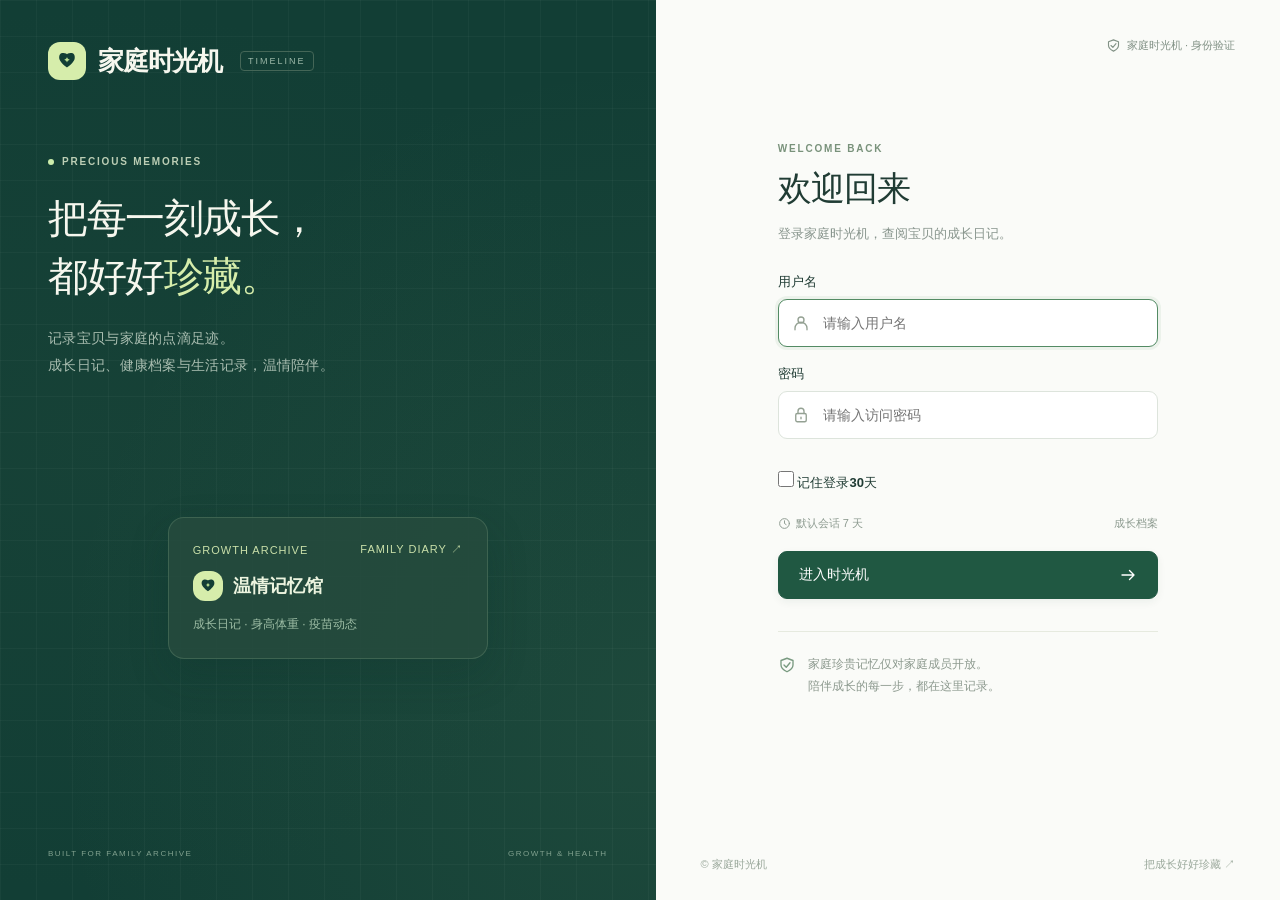
<file: backend/static/login.html>
<!DOCTYPE html>
<html lang="zh-CN">
<head>
    <meta charset="UTF-8">
    <meta name="viewport" content="width=device-width, initial-scale=1.0, viewport-fit=cover">
    <meta name="apple-mobile-web-app-capable" content="yes">
    <meta name="apple-mobile-web-app-status-bar-style" content="default">
    <meta name="apple-mobile-web-app-title" content="家庭时光机">
    <meta name="theme-color" content="#123e35">
    <meta name="color-scheme" content="light">
    <title>登录 · 家庭时光机</title>
    <style>
        :root {
            --pine: #123e35;
            --lime: #d6edab;
            --ink: #203c34;
            --muted: #82918b;
            --line: #e7ece7;
            --paper: #fafbf8;
            --white: #ffffff;
            --red: #bd5a55;
            font-family: Inter, -apple-system, BlinkMacSystemFont, "Segoe UI", "PingFang SC", "Microsoft YaHei", sans-serif;
            color: var(--ink);
            -webkit-font-smoothing: antialiased;
        }
        * { box-sizing: border-box; margin: 0; padding: 0; }
        body { margin: 0; background: var(--paper); min-height: 100vh; }
        .login-page {
            min-height: 100vh;
            min-height: 100svh;
            display: grid;
            grid-template-columns: minmax(0, 1.05fr) minmax(440px, 1fr);
            background: #fafbf8;
        }
        .login-story {
            min-height: 100vh;
            min-height: 100svh;
            background: #123e35;
            color: #f6f7ee;
            position: relative;
            overflow: hidden;
            padding: 42px 48px;
            display: flex;
            flex-direction: column;
            background-image: radial-gradient(ellipse at 15% 50%, #375b4320, transparent 70%), radial-gradient(ellipse at 100% 80%, #8eb47b18, transparent 65%);
        }
        .login-story::after {
            position: absolute;
            content: "";
            inset: 0;
            background-image: linear-gradient(90deg, #ffffff08 1px, transparent 1px), linear-gradient(#ffffff08 1px, transparent 1px);
            background-size: 36px 36px;
            pointer-events: none;
        }
        .brand {
            display: flex;
            align-items: center;
            gap: 12px;
            font-size: 26px;
            letter-spacing: -1.2px;
            font-weight: 750;
            color: #f6f7ee;
            text-decoration: none;
            position: relative;
            z-index: 1;
        }
        .brand-mark {
            display: inline-flex;
            align-items: center;
            justify-content: center;
            width: 38px;
            height: 38px;
            border-radius: 12px;
            background: var(--lime);
            color: #17432f;
            flex-shrink: 0;
        }
        .brand-mark svg {
            width: 22px;
            height: 22px;
            display: block;
        }
        .brand-tag {
            font-size: 9px;
            letter-spacing: 2px;
            font-weight: 450;
            margin-left: 6px;
            color: #9db9a9;
            border: 1px solid #446657;
            border-radius: 4px;
            padding: 4px 7px;
        }
        .story-copy {
            margin-top: 76px;
            position: relative;
            z-index: 1;
        }
        .eyebrow {
            font-size: 10px;
            letter-spacing: 1.8px;
            font-weight: 650;
            color: #bcceb5;
            display: flex;
            align-items: center;
            gap: 8px;
        }
        .live-dot {
            display: inline-block;
            width: 6px;
            height: 6px;
            border-radius: 50%;
            background: #ccedac;
        }
        .story-copy h1 {
            font-size: clamp(34px, 3.1vw, 50px);
            font-weight: 550;
            line-height: 1.45;
            letter-spacing: -1.5px;
            margin: 23px 0 20px;
        }
        .story-copy h1 span {
            color: #d6edab;
        }
        .story-copy p {
            color: #a9bdb0;
            line-height: 1.9;
            font-size: 14px;
            letter-spacing: .3px;
        }
        .network-art {
            position: relative;
            margin: 30px 0;
            flex: 1;
            max-height: 360px;
            min-height: 220px;
            display: flex;
            align-items: center;
            justify-content: center;
        }
        .art-box {
            position: relative;
            z-index: 2;
            width: 100%;
            max-width: 320px;
            border: 1px solid #6c90765c;
            border-radius: 16px;
            background: #254b3ee6;
            box-shadow: 0 16px 40px #082b2633;
            padding: 24px;
            display: flex;
            flex-direction: column;
            gap: 14px;
        }
        .art-box-head {
            display: flex;
            align-items: center;
            justify-content: space-between;
            font-size: 11px;
            color: #c9dfa9;
            letter-spacing: 1px;
        }
        .art-box-title {
            font-size: 18px;
            font-weight: 600;
            color: #ecf4df;
            display: flex;
            align-items: center;
            gap: 10px;
        }
        .art-box-sub {
            font-size: 12px;
            color: #9cbca4;
            line-height: 1.6;
        }
        .story-bottom {
            display: flex;
            justify-content: space-between;
            font-size: 8px;
            letter-spacing: 1.5px;
            color: #81a18f;
            margin-top: auto;
            z-index: 1;
        }
        .login-panel {
            padding: 38px 45px 28px;
            display: flex;
            flex-direction: column;
            min-height: 100vh;
            min-height: 100svh;
            position: relative;
            background: #fafbf8;
        }
        .login-corner {
            display: flex;
            align-items: center;
            gap: 6px;
            align-self: flex-end;
            font-size: 11px;
            color: #829286;
        }
        .login-form-wrap {
            width: 100%;
            max-width: 380px;
            margin: auto;
            padding: 40px 0;
        }
        .login-form-wrap .eyebrow {
            color: #79927b;
            margin-bottom: 12px;
        }
        .login-form-wrap h2 {
            font-size: 34px;
            font-weight: 570;
            letter-spacing: -1px;
            margin: 0 0 10px;
        }
        .login-sub {
            font-size: 13px;
            color: #88958d;
            line-height: 1.8;
            margin-bottom: 28px;
        }
        .login-form-wrap label {
            display: block;
            font-size: 13px;
            font-weight: 550;
            margin: 18px 0 8px;
            color: #203c34;
        }
        .input-icon {
            position: relative;
            display: flex;
            align-items: center;
        }
        .input-icon svg {
            position: absolute;
            left: 14px;
            width: 18px;
            height: 18px;
            color: #94a193;
            pointer-events: none;
        }
        .input-icon input {
            width: 100%;
            height: 48px;
            padding: 0 16px 0 44px;
            background: #ffffff;
            border: 1px solid #dde4dc;
            border-radius: 9px;
            font-size: 14px;
            color: var(--ink);
            outline: none;
            transition: border-color .18s, box-shadow .18s;
        }
        .input-icon input:focus {
            border-color: #538b64;
            box-shadow: 0 0 0 3px #659c6d18;
        }
        .remember-row {
            display: flex;
            align-items: center;
            margin-top: 14px;
        }
        .remember-label {
            display: inline-flex;
            align-items: center;
            gap: 8px;
            font-size: 13px;
            color: #446156;
            cursor: pointer;
            user-select: none;
            margin: 0;
        }
        .remember-label input[type="checkbox"] {
            width: 16px;
            height: 16px;
            accent-color: #205842;
            cursor: pointer;
            margin: 0;
        }
        .login-meta {
            display: flex;
            align-items: center;
            justify-content: space-between;
            margin: 16px 0 20px;
            font-size: 11px;
            color: #8d9b90;
        }
        .login-meta span {
            display: flex;
            align-items: center;
            gap: 5px;
        }
        .login-meta svg {
            width: 13px;
            height: 13px;
        }
        #error {
            min-height: 20px;
            font-size: 13px;
            color: #bd5a55;
            background: #fff4f2;
            border: 1px solid #f2d4ce;
            border-radius: 8px;
            padding: 10px 14px;
            margin-bottom: 16px;
        }
        #error:empty {
            display: none;
        }
        .login-submit {
            width: 100%;
            height: 48px;
            display: flex;
            align-items: center;
            justify-content: space-between;
            padding: 0 20px;
            background: #205842;
            border: 1px solid #205842;
            border-radius: 9px;
            color: #ffffff;
            font-size: 14px;
            font-weight: 550;
            cursor: pointer;
            box-shadow: 0 3px 8px #173c3410;
            transition: background .18s, transform .18s;
        }
        .login-submit:hover {
            background: #164631;
        }
        .login-submit:disabled {
            opacity: .6;
            cursor: wait;
        }
        .login-note {
            display: flex;
            gap: 12px;
            border-top: 1px solid #e6eadf;
            margin-top: 32px;
            padding-top: 22px;
            color: #8c998e;
            font-size: 12px;
            line-height: 1.8;
        }
        .login-note svg {
            width: 18px;
            height: 18px;
            flex-shrink: 0;
            margin-top: 2px;
            color: #799a80;
        }
        .login-footer {
            display: flex;
            justify-content: space-between;
            font-size: 11px;
            color: #9aa89b;
            margin-top: auto;
            padding-top: 20px;
        }
        @media (max-width: 720px) {
            .login-page { display: block; }
            .login-story { display: none; }
            .login-panel {
                min-height: 100vh;
                min-height: 100svh;
                padding: 28px 24px 20px;
                background: radial-gradient(ellipse at 20% 0%, #e6edd8b0, transparent 60%), #fafbf8;
            }
            .login-corner { align-self: flex-start; margin-bottom: 20px; }
            .login-form-wrap { max-width: 360px; padding: 20px 0; }
            .login-form-wrap::before {
                content: "家庭时光机.";
                display: block;
                color: #24543d;
                font-size: 28px;
                font-weight: 750;
                letter-spacing: -1.2px;
                margin-bottom: 28px;
            }
            .login-form-wrap h2 { font-size: 30px; }
        }
        @media (display-mode: standalone) {
            .login-panel { padding-top: calc(28px + env(safe-area-inset-top)); padding-bottom: calc(20px + env(safe-area-inset-bottom)); }
        }
    </style>
</head>
<body>
    <div class="login-page">
        <aside class="login-story">
            <a class="brand" href="/">
                <span class="brand-mark" aria-hidden="true">
                    <svg viewBox="0 0 32 32" fill="none">
                        <path d="M16 6 C16 6 13 3.5 9 4.5 C5 5.5 4 9.5 5 13.5 C7 19.5 16 25.5 16 25.5 C16 25.5 25 19.5 27 13.5 C28 9.5 27 5.5 23 4.5 C19 3.5 16 6 16 6 Z" fill="#123e35"/>
                        <path d="M16 10 C16.5 12 18 13.5 20 14 C18 14.5 16.5 16 16 18 C15.5 16 14 14.5 12 14 C14 13.5 15.5 12 16 10 Z" fill="#b9df91"/>
                    </svg>
                </span>
                <span>家庭时光机</span>
                <span class="brand-tag">TIMELINE</span>
            </a>
            <div class="story-copy">
                <span class="eyebrow"><span class="live-dot"></span> PRECIOUS MEMORIES</span>
                <h1>把每一刻成长，<br>都好好<span>珍藏。</span></h1>
                <p>记录宝贝与家庭的点滴足迹。<br>成长日记、健康档案与生活记录，温情陪伴。</p>
            </div>
            <div class="network-art" aria-hidden="true">
                <div class="art-box">
                    <div class="art-box-head"><span>GROWTH ARCHIVE</span><span>FAMILY DIARY ↗</span></div>
                    <div class="art-box-title">
                        <span class="brand-mark" style="width:30px;height:30px;">
                            <svg viewBox="0 0 32 32" fill="none" style="width:18px;height:18px;">
                                <path d="M16 6 C16 6 13 3.5 9 4.5 C5 5.5 4 9.5 5 13.5 C7 19.5 16 25.5 16 25.5 C16 25.5 25 19.5 27 13.5 C28 9.5 27 5.5 23 4.5 C19 3.5 16 6 16 6 Z" fill="#123e35"/>
                                <path d="M16 10 C16.5 12 18 13.5 20 14 C18 14.5 16.5 16 16 18 C15.5 16 14 14.5 12 14 C14 13.5 15.5 12 16 10 Z" fill="#b9df91"/>
                            </svg>
                        </span>
                        温情记忆馆
                    </div>
                    <div class="art-box-sub">成长日记 · 身高体重 · 疫苗动态</div>
                </div>
            </div>
            <div class="story-bottom">
                <span>BUILT FOR FAMILY ARCHIVE</span>
                <span>GROWTH & HEALTH</span>
            </div>
        </aside>

        <main class="login-panel">
            <span class="login-corner">
                <svg width="15" height="15" viewBox="0 0 24 24" fill="none" stroke="currentColor" stroke-width="1.8" stroke-linecap="round" stroke-linejoin="round"><path d="m12 3 8 3v6c0 5-8 9-8 9s-8-4-8-9V6l8-3Z"/><path d="m8 12 3 3 5-6"/></svg>
                家庭时光机 · 身份验证
            </span>
            <div class="login-form-wrap">
                <span class="eyebrow">WELCOME BACK</span>
                <h2>欢迎回来</h2>
                <p class="login-sub">登录家庭时光机，查阅宝贝的成长日记。</p>
                <form id="loginForm">
                    <label for="username">用户名</label>
                    <div class="input-icon">
                        <svg viewBox="0 0 24 24" fill="none" stroke="currentColor" stroke-width="1.8" stroke-linecap="round" stroke-linejoin="round"><circle cx="12" cy="8" r="4"/><path d="M4 21v-2a8 8 0 0 1 16 0v2"/></svg>
                        <input id="username" name="username" autocomplete="username" required autofocus placeholder="请输入用户名">
                    </div>
                    <label for="password">密码</label>
                    <div class="input-icon">
                        <svg viewBox="0 0 24 24" fill="none" stroke="currentColor" stroke-width="1.8" stroke-linecap="round" stroke-linejoin="round"><rect x="5" y="10" width="14" height="11" rx="2"/><path d="M8 10V7a4 4 0 0 1 8 0v3m-4 5v2"/></svg>
                        <input id="password" name="password" type="password" autocomplete="current-password" required placeholder="请输入访问密码">
                    </div>
                    <div class="remember-row">
                        <label class="remember-label" for="remember">
                            <input id="remember" name="remember" type="checkbox">
                            <span>记住登录30天</span>
                        </label>
                    </div>
                    <div class="login-meta">
                        <span><svg viewBox="0 0 24 24" fill="none" stroke="currentColor" stroke-width="1.8" stroke-linecap="round" stroke-linejoin="round"><circle cx="12" cy="12" r="9"/><path d="M12 7v5l3 2"/></svg> 默认会话 7 天</span>
                        <span>成长档案</span>
                    </div>
                    <div id="error" role="alert" aria-live="polite"></div>
                    <button id="submit" class="login-submit" type="submit">
                        <span>进入时光机</span>
                        <svg width="18" height="18" viewBox="0 0 24 24" fill="none" stroke="currentColor" stroke-width="1.8" stroke-linecap="round" stroke-linejoin="round"><path d="M4 12h16m-6-6 6 6-6 6"/></svg>
                    </button>
                </form>
                <div class="login-note">
                    <svg viewBox="0 0 24 24" fill="none" stroke="currentColor" stroke-width="1.8" stroke-linecap="round" stroke-linejoin="round"><path d="m12 3 8 3v6c0 5-8 9-8 9s-8-4-8-9V6l8-3Z"/><path d="m8 12 3 3 5-6"/></svg>
                    <p>家庭珍贵记忆仅对家庭成员开放。<br><span>陪伴成长的每一步，都在这里记录。</span></p>
                </div>
            </div>
            <footer class="login-footer">
                <span>© 家庭时光机</span>
                <span>把成长好好珍藏 ↗</span>
            </footer>
        </main>
    </div>

    <script>
        document.getElementById('loginForm').addEventListener('submit', async (event) => {
            event.preventDefault();
            const button = document.getElementById('submit');
            const error = document.getElementById('error');
            button.disabled = true;
            error.textContent = '';
            try {
                const response = await fetch('/api/login', {
                    method: 'POST',
                    headers: { 'Content-Type': 'application/json' },
                    body: JSON.stringify({
                        username: document.getElementById('username').value,
                        password: document.getElementById('password').value,
                        remember_me: document.getElementById('remember').checked
                    })
                });
                if (!response.ok) { error.textContent = response.status === 429 ? '尝试次数过多，请五分钟后再试' : '用户名或密码错误'; return; }
                location.replace('/');
            } catch (_) {
                error.textContent = '连接失败，请稍后重试';
            } finally {
                button.disabled = false;
            }
        });
    </script>
</body>
</html>
</file>
